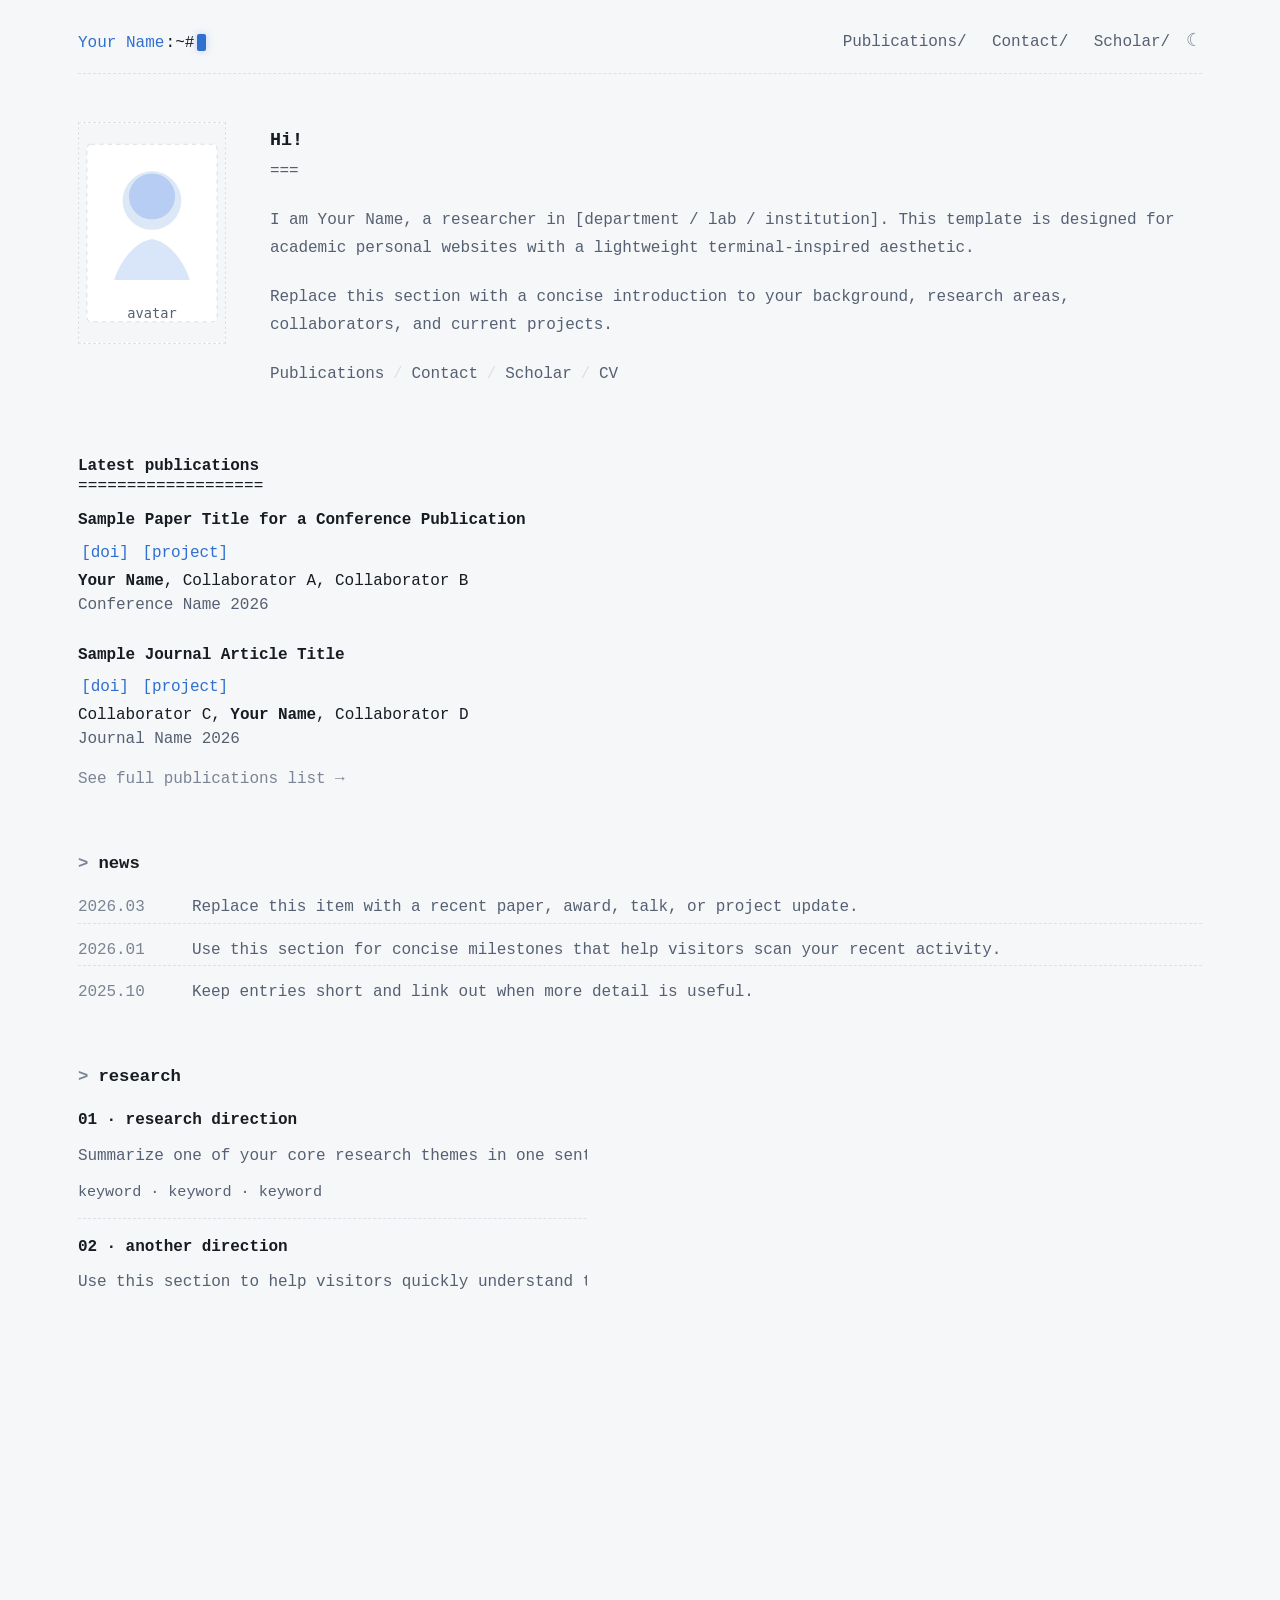
<file: index.html>
<!DOCTYPE html>
<html lang="en">
<head>
  <meta charset="UTF-8" />
  <title>Your Name</title>
  <meta name="viewport" content="width=device-width, initial-scale=1.0" />
  <meta name="description" content="Your Name is a researcher working across academic projects, publications, and collaborations." />
  <meta name="color-scheme" content="light dark" />
  <meta property="og:title" content="Your Name" />
  <meta property="og:description" content="Academic homepage template for researchers, students, and labs." />
  <meta property="og:image" content="my-academic-site/images/avatar-photo.svg" />
  <meta property="og:url" content="https://example.com/" />
  <meta property="og:type" content="website" />
  <meta name="twitter:card" content="summary" />
  <link rel="icon" type="image/svg+xml" href="data:image/svg+xml,%3Csvg xmlns='http://www.w3.org/2000/svg' viewBox='0 0 64 64'%3E%3Crect width='64' height='64' fill='%23161b22'/%3E%3Ctext x='50%25' y='54%25' dominant-baseline='middle' text-anchor='middle' font-family='monospace' font-size='24' fill='%23f6f7f9'%3EYN%3C/text%3E%3C/svg%3E" />
  <link rel="canonical" href="https://example.com/" />
  <link rel="stylesheet" href="styles.css" />
</head>
<body>
  <div class="container">
    <nav class="site-nav" aria-label="Primary">
      <div class="site-brand" aria-label="site mark"><span class="site-mark"><a class="site-mark-link" href="index.html">Your Name</a><span class="site-mark-prompt">:~#</span></span></div>
      <div class="nav-links">
        <a href="publications.html">Publications/</a>
        <a href="contact.html">Contact/</a>
        <a href="https://scholar.google.com/" target="_blank" rel="noopener noreferrer">Scholar/</a>
      </div>
      <button id="theme-switcher" type="button" aria-label="Toggle dark mode">☾</button>
    </nav>

    <header class="hero" id="top">
      <div class="hero-media">
        <div class="profile-container" id="profileBox">
          <img class="profile-image default" loading="lazy" src="my-academic-site/images/avatar-illustration.svg" alt="Illustrated profile placeholder">
          <img class="profile-image hover" loading="lazy" src="my-academic-site/images/avatar-photo.svg" alt="Profile placeholder">
        </div>
      </div>

      <div class="hero-copy hero-intro">
        <h2 class="intro-title">Hi!</h2>
        <p class="intro-rule">===</p>
        <p>
          I am Your Name, a researcher in [department / lab / institution]. This template is designed for academic personal websites with a lightweight terminal-inspired aesthetic.
        </p>
        <p>
          Replace this section with a concise introduction to your background, research areas, collaborators, and current projects.
        </p>
        <p class="hero-links">
          <a href="publications.html">Publications</a>
          <span>/</span>
          <a href="contact.html">Contact</a>
          <span>/</span>
          <a href="https://scholar.google.com/" target="_blank" rel="noopener noreferrer">Scholar</a>
          <span>/</span>
          <a href="https://example.com/cv.pdf" target="_blank" rel="noopener noreferrer">CV</a>
        </p>
      </div>
    </header>

    <main class="main-content">
      <section class="content-section latest-publications" id="publications">
        <div class="latest-heading">
          <h2>Latest publications</h2>
          <p class="latest-heading-rule">===================</p>
        </div>
        <ol class="publication-list selected-list">
          <li class="publication-item">
            <div class="pub-body">
              <div class="pub-title-line">
                <span class="pub-title">Sample Paper Title for a Conference Publication</span>
                <span class="pub-links inline-links">
                  <a href="https://doi.org/10.0000/example-doi-1" target="_blank" rel="noopener noreferrer">[doi]</a>
                  <a href="https://example.com/project-1" target="_blank" rel="noopener noreferrer">[project]</a>
                </span>
              </div>
              <div class="pub-authors-line"><strong>Your Name</strong>, Collaborator A, Collaborator B</div>
              <div class="pub-venue-line">Conference Name 2026</div>
            </div>
          </li>
          <li class="publication-item">
            <div class="pub-body">
              <div class="pub-title-line">
                <span class="pub-title">Sample Journal Article Title</span>
                <span class="pub-links inline-links">
                  <a href="https://doi.org/10.0000/example-doi-2" target="_blank" rel="noopener noreferrer">[doi]</a>
                  <a href="https://example.com/project-2" target="_blank" rel="noopener noreferrer">[project]</a>
                </span>
              </div>
              <div class="pub-authors-line">Collaborator C, <strong>Your Name</strong>, Collaborator D</div>
              <div class="pub-venue-line">Journal Name 2026</div>
            </div>
          </li>
        </ol>
        <p class="latest-publications-more"><a href="publications.html">See full publications list →</a></p>
      </section>

      <section class="content-section" id="news">
        <h2>news</h2>
        <ul class="news-list">
          <li class="news-item"><span class="news-date">2026.03</span><span class="news-text">Replace this item with a recent paper, award, talk, or project update.</span></li>
          <li class="news-item"><span class="news-date">2026.01</span><span class="news-text">Use this section for concise milestones that help visitors scan your recent activity.</span></li>
          <li class="news-item"><span class="news-date">2025.10</span><span class="news-text">Keep entries short and link out when more detail is useful.</span></li>
        </ul>
      </section>

      <section class="content-section" id="research">
        <h2>research</h2>
        <div class="stack-list">
          <article class="stack-item">
            <div>
              <h3>01 · research direction</h3>
              <p>Summarize one of your core research themes in one sentence, focusing on problems, methods, or systems.</p>
            </div>
            <p class="stack-tags">keyword · keyword · keyword</p>
          </article>
          <article class="stack-item">
            <div>
              <h3>02 · another direction</h3>
              <p>Use this section to help visitors quickly understand the themes that connect your projects and publications.</p>
            </div>
            <p class="stack-tags">keyword · keyword · keyword</p>
          </article>
        </div>
      </section>

      <section class="content-section" id="education">
        <h2>education</h2>
        <div class="detail-list">
          <article class="detail-item">
            <div class="detail-main">
              <div class="logo-row">
                <img class="entry-logo" src="my-academic-site/images/institution-a.svg" alt="Institution placeholder logo" loading="lazy">
                <div>
                  <h3>Institution Name</h3>
                  <p>Degree, department, or program name.</p>
                </div>
              </div>
            </div>
            <div class="detail-side">2022–2026</div>
          </article>
          <article class="detail-item">
            <div class="detail-main">
              <div class="logo-row">
                <div class="logo-stack">
                  <img class="entry-logo" src="my-academic-site/images/institution-b.svg" alt="Institution placeholder logo" loading="lazy">
                  <img class="entry-logo" src="my-academic-site/images/lab.svg" alt="Lab placeholder logo" loading="lazy">
                </div>
                <div>
                  <h3>Joint Program / Research Center</h3>
                  <p>Add a second education entry, exchange program, or research training program if needed.</p>
                </div>
              </div>
            </div>
            <div class="detail-side">2024–present</div>
          </article>
        </div>
      </section>

      <section class="content-section" id="experience">
        <h2>experience</h2>
        <div class="detail-list">
          <article class="detail-item">
            <div class="detail-main">
              <div class="logo-row">
                <img class="entry-logo" src="my-academic-site/images/lab.svg" alt="Lab placeholder logo" loading="lazy">
                <div>
                  <h3>Research Role · Lab / Group / Institution</h3>
                  <p>Summarize what you worked on and what technical area this role focused on.</p>
                </div>
              </div>
            </div>
            <div class="detail-side">2025–present</div>
          </article>
        </div>
      </section>

      <section class="content-section" id="service">
        <h2>service</h2>
        <ul class="plain-list">
          <li>Add conference reviewing, mentoring, teaching, or volunteer service here.</li>
          <li>Keep entries concise and easy to scan.</li>
        </ul>
      </section>

      <section class="content-section" id="awards">
        <h2>awards</h2>
        <div class="award-group">
          <h3>selected honors</h3>
          <ul class="award-list">
            <li><span class="award-name">Sample Fellowship or Scholarship</span><span class="award-year">2026</span></li>
            <li><span class="award-name">Sample Competition Award</span><span class="award-year">2025</span></li>
            <li><span class="award-name">Sample Institutional Award</span><span class="award-year">2024</span></li>
          </ul>
        </div>
      </section>
    </main>

    <footer class="site-footer">
      <h2>optional</h2>
      <ul class="plain-list">
        <li>Replace this footer block with a visitor map, newsletter, lab links, or additional notes if you want.</li>
      </ul>
      <p class="footer-meta">© Your Name · Last updated <time id="lastUpdated" datetime="">—</time></p>
      <p class="footer-credit">Inspired by the visual style of <a href="https://github.com/mrmierzejewski/hugo-theme-console/" target="_blank" rel="noopener noreferrer">hugo-theme-console</a>.</p>
    </footer>
  </div>

  <script src="scripts.js"></script>
</body>
</html>
</file>
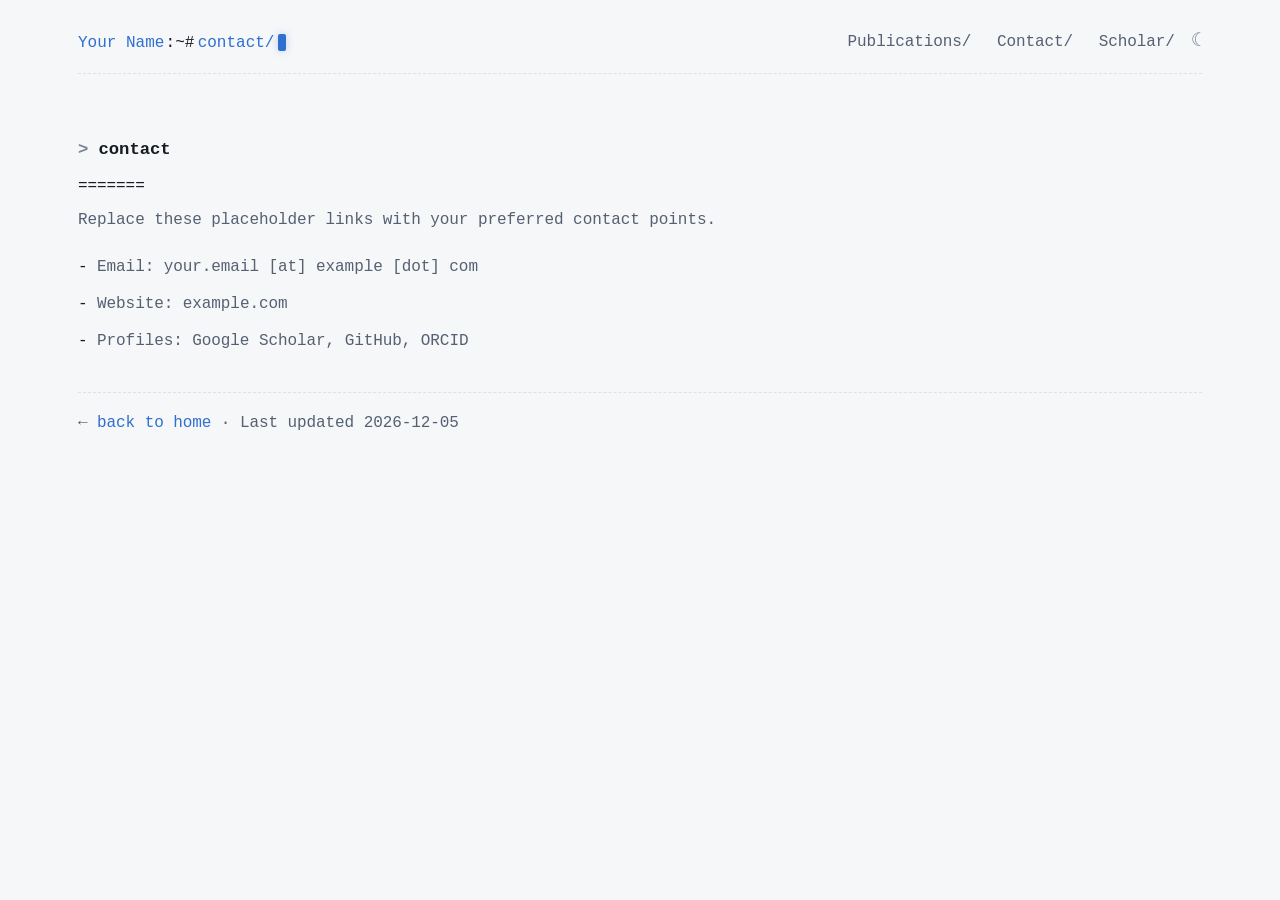
<file: contact.html>
<!DOCTYPE html>
<html lang="en">
<head>
  <meta charset="UTF-8" />
  <title>Contact · Your Name</title>
  <meta name="viewport" content="width=device-width, initial-scale=1.0" />
  <meta name="description" content="Contact information for Your Name." />
  <meta name="color-scheme" content="light dark" />
  <link rel="stylesheet" href="styles.css" />
</head>
<body>
  <div class="container">
    <nav class="site-nav" aria-label="Primary">
      <div class="site-brand" aria-label="site mark"><span class="site-mark"><a class="site-mark-link" href="index.html">Your Name</a><span class="site-mark-prompt">:~#</span></span><span class="site-path">contact/</span></div>
      <div class="nav-links">
        <a href="publications.html">Publications/</a>
        <a class="nav-active" href="contact.html">Contact/</a>
        <a href="https://scholar.google.com/" target="_blank" rel="noopener noreferrer">Scholar/</a>
      </div>
      <button id="theme-switcher" type="button" aria-label="Toggle dark mode">☾</button>
    </nav>

    <main class="main-content">
      <section class="content-section contact-page" id="contact">
        <h2>Contact</h2>
        <p class="intro-rule">=======</p>
        <p class="contact-lead">Replace these placeholder links with your preferred contact points.</p>
        <ul class="contact-block">
          <li>Email: <a href="mailto:your.email@example.com">your.email [at] example [dot] com</a></li>
          <li>Website: <a href="https://example.com" target="_blank" rel="noopener noreferrer">example.com</a></li>
          <li>Profiles: <a href="https://scholar.google.com/" target="_blank" rel="noopener noreferrer">Google Scholar</a>, <a href="https://github.com/" target="_blank" rel="noopener noreferrer">GitHub</a>, <a href="https://orcid.org/" target="_blank" rel="noopener noreferrer">ORCID</a></li>
        </ul>
      </section>
    </main>

    <footer class="site-footer compact-footer">
      <p class="footer-meta">← <a href="index.html">back to home</a> · Last updated <time id="lastUpdated" datetime="">—</time></p>
    </footer>
  </div>

  <script src="scripts.js"></script>
</body>
</html>
</file>
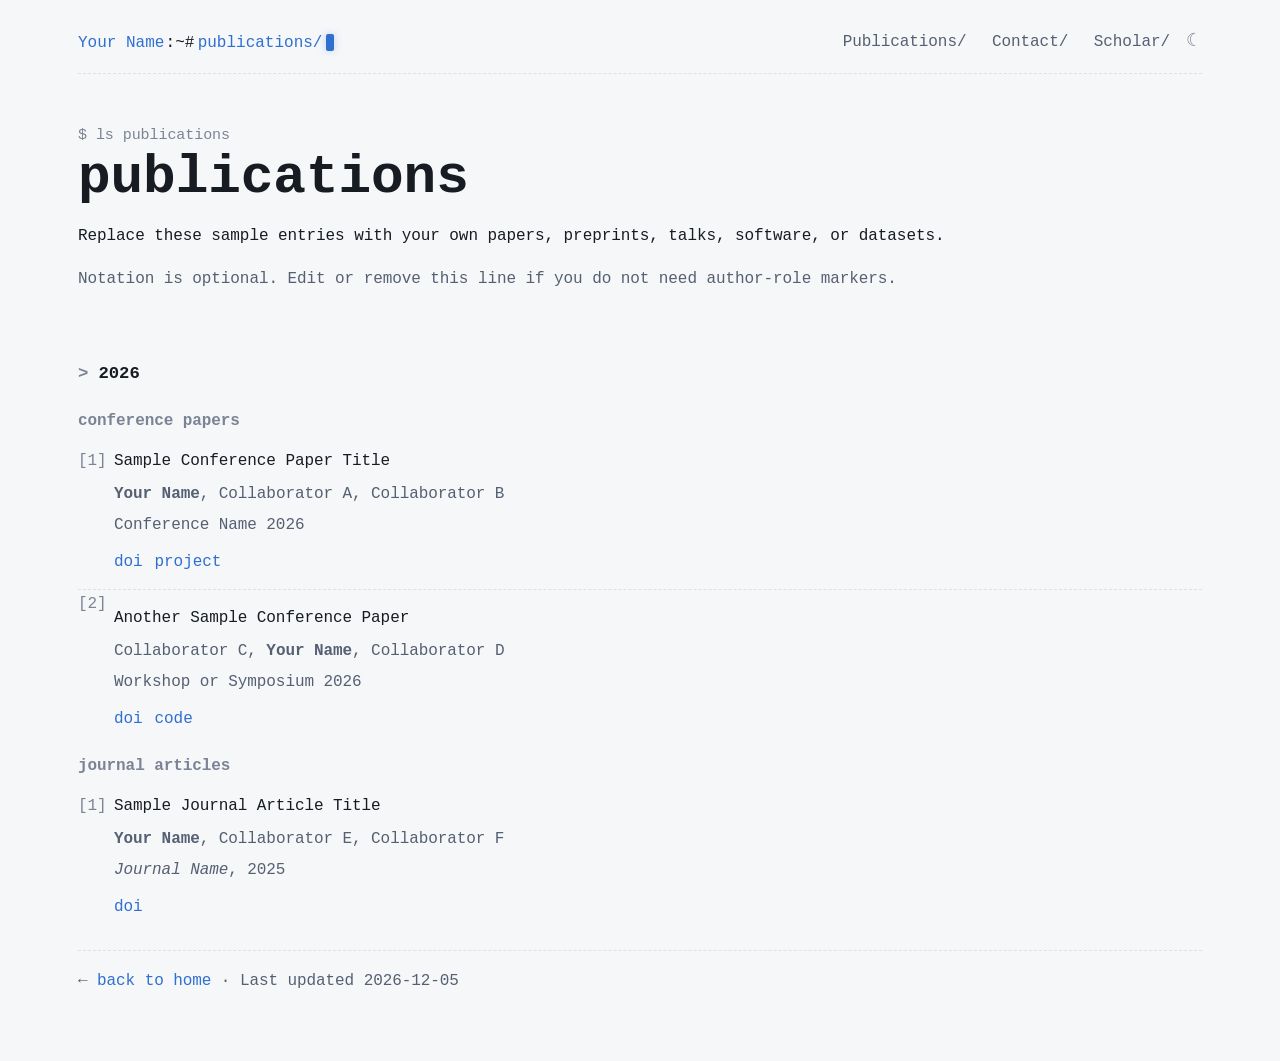
<file: publications.html>
<!DOCTYPE html>
<html lang="en">
<head>
  <meta charset="UTF-8" />
  <title>Publications · Your Name</title>
  <meta name="viewport" content="width=device-width, initial-scale=1.0" />
  <meta name="description" content="Publications by Your Name." />
  <meta name="color-scheme" content="light dark" />
  <link rel="stylesheet" href="styles.css" />
</head>
<body>
  <div class="container">
    <nav class="site-nav" aria-label="Primary">
      <div class="site-brand" aria-label="site mark"><span class="site-mark"><a class="site-mark-link" href="index.html">Your Name</a><span class="site-mark-prompt">:~#</span></span><span class="site-path">publications/</span></div>
      <div class="nav-links">
        <a class="nav-active" href="publications.html">Publications/</a>
        <a href="contact.html">Contact/</a>
        <a href="https://scholar.google.com/" target="_blank" rel="noopener noreferrer">Scholar/</a>
      </div>
      <button id="theme-switcher" type="button" aria-label="Toggle dark mode">☾</button>
    </nav>

    <header class="page-header">
      <p class="prompt-line">$ ls publications</p>
      <h1>publications</h1>
      <p class="page-summary">Replace these sample entries with your own papers, preprints, talks, software, or datasets.</p>
      <p class="page-note">Notation is optional. Edit or remove this line if you do not need author-role markers.</p>
    </header>

    <main class="main-content">
      <section class="content-section" id="selected-year">
        <h2>2026</h2>
        <h3 class="group-title">conference papers</h3>
        <ol class="publication-list full-list">
          <li class="publication-item">
            <div class="pub-body">
              <div class="pub-title">Sample Conference Paper Title</div>
              <div class="pub-meta"><strong>Your Name</strong>, Collaborator A, Collaborator B</div>
              <div class="pub-venue">Conference Name 2026</div>
              <div class="pub-links">
                <a href="https://doi.org/10.0000/example-doi-1" target="_blank" rel="noopener noreferrer">doi</a>
                <a href="https://example.com/project-1" target="_blank" rel="noopener noreferrer">project</a>
              </div>
            </div>
          </li>
          <li class="publication-item">
            <div class="pub-body">
              <div class="pub-title">Another Sample Conference Paper</div>
              <div class="pub-meta">Collaborator C, <strong>Your Name</strong>, Collaborator D</div>
              <div class="pub-venue">Workshop or Symposium 2026</div>
              <div class="pub-links">
                <a href="https://doi.org/10.0000/example-doi-2" target="_blank" rel="noopener noreferrer">doi</a>
                <a href="https://example.com/code" target="_blank" rel="noopener noreferrer">code</a>
              </div>
            </div>
          </li>
        </ol>

        <h3 class="group-title">journal articles</h3>
        <ol class="publication-list full-list">
          <li class="publication-item">
            <div class="pub-body">
              <div class="pub-title">Sample Journal Article Title</div>
              <div class="pub-meta"><strong>Your Name</strong>, Collaborator E, Collaborator F</div>
              <div class="pub-venue"><em>Journal Name</em>, 2025</div>
              <div class="pub-links">
                <a href="https://doi.org/10.0000/example-doi-3" target="_blank" rel="noopener noreferrer">doi</a>
              </div>
            </div>
          </li>
        </ol>
      </section>
    </main>

    <footer class="site-footer compact-footer">
      <p class="footer-meta">← <a href="index.html">back to home</a> · Last updated <time id="lastUpdated" datetime="">—</time></p>
    </footer>
  </div>

  <script src="scripts.js"></script>
</body>
</html>
</file>
<file: styles.css>
:root {
  --bg: #f6f7f9;
  --surface: #ffffff;
  --surface-soft: #f4f6f8;
  --text: #171b22;
  --text-soft: #556072;
  --text-faint: #7b8494;
  --line: #dbe1e8;
  --accent: #2f6fcf;
  --accent-soft: rgba(47, 111, 207, 0.08);
  --shadow: none;
  --font-mono: "JetBrains Mono", "IBM Plex Mono", "SFMono-Regular", Menlo, Consolas, "Liberation Mono", monospace;
  --content-width: 1180px;
}

* {
  box-sizing: border-box;
}

html {
  scroll-behavior: smooth;
}

body {
  margin: 0;
  background: var(--bg);
  color: var(--text);
  font-family: var(--font-mono);
  line-height: 1.82;
  letter-spacing: -0.005em;
  -webkit-font-smoothing: antialiased;
  -moz-osx-font-smoothing: grayscale;
}

@keyframes page-pop-in {
  0% {
    opacity: 0;
    transform: translateY(10px) scale(0.985);
  }

  100% {
    opacity: 1;
    transform: translateY(0) scale(1);
  }
}

html.theme-transition body,
html.theme-transition body *,
html.theme-transition body *::before,
html.theme-transition body *::after {
  transition: background-color 0.25s ease, color 0.25s ease, border-color 0.25s ease, opacity 0.25s ease;
}

img {
  max-width: 100%;
  height: auto;
}

button,
a {
  font: inherit;
}

a {
  color: var(--accent);
  text-decoration: none;
}

a:hover {
  text-decoration: underline;
}

.container {
  width: min(100%, var(--content-width));
  margin: 0 auto;
  padding: 28px 28px 64px;
}

.site-nav {
  display: flex;
  align-items: center;
  justify-content: space-between;
  gap: 16px;
  padding: 0 0 16px;
  margin-bottom: 48px;
  border-bottom: 1px dashed var(--line);
}

.site-brand {
  color: var(--text);
  font-weight: 500;
  text-transform: none;
  margin-right: auto;
  display: inline-flex;
  align-items: center;
  gap: 0.22ch;
  letter-spacing: 0;
  line-height: 1;
  white-space: nowrap;
}

.site-mark {
  display: inline-flex;
  align-items: center;
  gap: 0.12ch;
}

.site-mark-link,
.site-path {
  color: var(--accent);
}

.site-mark-link {
  text-decoration: none;
}

.site-mark-link:hover {
  text-decoration: none;
}

.site-mark-prompt {
  color: var(--text);
}

.site-path {
  margin-left: 0.12ch;
}

.site-brand::after {
  content: "";
  display: inline-block;
  flex: 0 0 auto;
  width: 0.88ch;
  height: 1.02em;
  margin-left: 0.1ch;
  align-self: center;
  background: var(--accent);
  border-radius: 2px;
  box-shadow: 0 0 0.55rem color-mix(in srgb, var(--accent) 28%, transparent);
  animation: hero-cursor-fade 1.6s ease-in-out infinite;
}

.nav-links {
  display: inline-flex;
  align-items: center;
  gap: 1.6rem;
  color: var(--text-soft);
  margin-left: auto;
}

.nav-links a {
  color: inherit;
  font-weight: 500;
  white-space: nowrap;
}

.nav-links a.nav-active,
.nav-links a:hover {
  color: var(--text-soft);
  text-decoration: none;
}

#theme-switcher {
  border: 0;
  background: transparent;
  color: var(--text-faint);
  padding: 0;
  cursor: pointer;
  font-size: 1.15rem;
  line-height: 1;
}

#theme-switcher:hover {
  background: transparent;
  color: var(--text-soft);
}

.hero,
.page-header,
.content-section,
.site-footer {
  opacity: 0;
  animation: page-pop-in 0.5s cubic-bezier(0.2, 0.8, 0.2, 1) forwards;
}

.hero,
.page-header {
  margin-bottom: 52px;
}

.hero {
  animation-delay: 0.04s;
  display: grid;
  grid-template-columns: 148px minmax(0, 1fr);
  gap: 44px;
  align-items: start;
}

.hero-media {
  display: flex;
  flex-direction: column;
  align-items: flex-start;
}

.content-section:nth-of-type(1) {
  animation-delay: 0.08s;
}

.content-section:nth-of-type(2) {
  animation-delay: 0.12s;
}

.content-section:nth-of-type(3) {
  animation-delay: 0.16s;
}

.content-section:nth-of-type(4) {
  animation-delay: 0.2s;
}

.content-section:nth-of-type(5) {
  animation-delay: 0.24s;
}

.content-section:nth-of-type(6) {
  animation-delay: 0.28s;
}

.content-section:nth-of-type(7) {
  animation-delay: 0.32s;
}

.content-section:nth-of-type(8) {
  animation-delay: 0.36s;
}

.site-footer {
  animation-delay: 0.4s;
}

@media (prefers-reduced-motion: reduce) {
  .hero,
  .page-header,
  .content-section,
  .site-footer {
    opacity: 1;
    animation: none;
  }

  .site-brand::after {
    animation: none;
    opacity: 0.82;
  }
}

.prompt-line {
  margin: 8px 0 0;
  color: var(--text-faint);
  font-size: 0.94rem;
}

h1 {
  margin: 0 0 14px;
  font-size: clamp(2.6rem, 5.8vw, 3.4rem);
  line-height: 1.08;
  font-weight: 700;
}

.intro-title {
  margin: 0;
  font-size: 1.15rem;
  font-weight: 700;
  text-transform: none;
}

.intro-title::before {
  content: none;
}

.intro-rule {
  margin: -2px 0 12px;
  color: var(--text);
  line-height: 1;
}

@keyframes hero-cursor-fade {
  0%, 18% {
    opacity: 0;
  }

  50% {
    opacity: 0.92;
  }

  100% {
    opacity: 0;
  }
}

.page-summary {
  margin: 0 0 14px;
  color: var(--text);
  text-wrap: pretty;
}

.hero-copy {
  max-width: none;
}

.hero-intro {
  padding-top: 2px;
  max-width: none;
}

.hero-intro p {
  margin: 0 0 20px;
  color: var(--text-soft);
  line-height: 1.78;
  text-align: left;
  text-justify: auto;
  hyphens: none;
}

.hero-intro p:last-child {
  margin-bottom: 0;
}

.intro-highlight {
  color: var(--text) !important;
}

.page-note,
.section-intro,
.pub-meta,
.pub-venue,
.news-text,
.stack-item p,
.detail-item p,
.footer-meta,
.visitor-map-fallback,
.plain-list,
.award-list,
.stack-tags {
  color: var(--text-soft);
}

.page-note,
.page-summary {
  max-width: none;
}

.hero-links {
  display: flex;
  flex-wrap: wrap;
  gap: 0.3rem 0.55rem;
  align-items: center;
  color: var(--text-faint);
}

.hero-links a {
  color: var(--text-soft);
}

.hero-links span {
  color: var(--line);
}


.contact-list li::after {
  content: " /";
  color: var(--line);
  margin-left: 8px;
}

.contact-list li:last-child::after {
  content: "";
  margin-left: 0;
}

.contact-list a {
  display: inline-block;
  padding: 2px 0;
}

.jump-line {
  margin-top: 10px;
  color: var(--text-faint);
}


.profile-container {
  position: relative;
  width: 148px;
  aspect-ratio: 2 / 3;
  border: 1px dashed var(--line);
  overflow: hidden;
  background: var(--surface);
}

.profile-image {
  position: absolute;
  inset: 0;
  width: 100%;
  height: 100%;
  object-fit: cover;
  transition: opacity 0.25s ease;
}

.profile-image.default {
  opacity: 1;
}

.profile-image.hover {
  opacity: 0;
}

.profile-container:hover .profile-image.default,
.profile-container.toggled .profile-image.default {
  opacity: 0;
}

.profile-container:hover .profile-image.hover,
.profile-container.toggled .profile-image.hover {
  opacity: 1;
}

.main-content {
  display: flex;
  flex-direction: column;
  gap: 42px;
}

.content-section {
  padding-top: 12px;
  scroll-margin-top: 24px;
}

.content-section > p,
.content-section > .section-intro {
  max-width: none;
  text-align: left;
  text-justify: auto;
  hyphens: none;
}

.section-heading {
  display: flex;
  align-items: baseline;
  justify-content: space-between;
  gap: 16px;
}

.section-link {
  white-space: nowrap;
  font-size: 0.92rem;
  color: var(--text-faint);
}

h2 {
  margin: 0 0 14px;
  font-size: 1.08rem;
  font-weight: 700;
  text-transform: lowercase;
}

h2::before {
  content: "> ";
  color: var(--text-faint);
}

h3 {
  margin: 0 0 6px;
  font-size: 1rem;
  font-weight: 700;
}

.group-title {
  margin: 18px 0 10px;
  color: var(--text-faint);
  text-transform: lowercase;
}

p {
  margin: 0;
}

.publication-list,
.news-list,
.plain-list,
.award-list {
  margin: 0;
  padding: 0;
}

.publication-list {
  list-style: none;
  display: flex;
  flex-direction: column;
  gap: 12px;
  counter-reset: publication;
}

.latest-publications {
  animation-delay: 0.14s;
}

.latest-publications h2::before {
  content: none;
}

.latest-heading {
  margin-bottom: 14px;
}

.latest-heading h2 {
  margin-bottom: 0;
  font-size: 1rem;
  font-weight: 700;
  text-transform: none;
}

.latest-heading-rule {
  margin-top: -3px;
  color: var(--text);
  line-height: 1.02;
  letter-spacing: 0.01em;
}

.selected-list {
  gap: 26px;
}

.selected-list .publication-item,
.selected-list .publication-item:first-child {
  position: static;
  padding-left: 0;
  padding-top: 0;
  border-top: 0;
}

.selected-list .publication-item::before {
  content: none;
}

.pub-title-line {
  display: block;
  line-height: 1.55;
}

.selected-list .pub-title {
  font-weight: 700;
  color: var(--text);
}

.inline-links {
  display: inline;
  margin-left: 0.18ch;
}

.inline-links .inline-link,
.inline-links a {
  margin-left: 0.16ch;
  color: #4e8fe8;
}

.pub-authors-line {
  margin-top: 3px;
  color: var(--text);
  line-height: 1.5;
}

.pub-venue-line {
  margin-top: 2px;
  color: var(--text-soft);
  line-height: 1.35;
}

.latest-publications-more {
  margin-top: 14px;
  color: var(--text-faint);
}

.latest-publications-more a {
  color: var(--text-faint);
}

.full-list .publication-item {
  position: relative;
  padding-left: 36px;
}

.full-list .publication-item::before {
  counter-increment: publication;
  content: "[" counter(publication) "]";
  position: absolute;
  left: 0;
  top: 0;
  color: var(--text-faint);
}

.publication-item {
  border-top: 1px dashed var(--line);
  padding-top: 14px;
}

.publication-item:first-child {
  padding-top: 0;
  border-top: 0;
}

.pub-title {
  color: var(--text);
  margin-bottom: 4px;
}

.pub-venue {
  margin-top: 2px;
}

.pub-links {
  display: flex;
  flex-wrap: wrap;
  gap: 8px 12px;
  margin-top: 8px;
}

.pub-links a,
.inline-link {
  color: var(--accent);
  background: transparent;
  border: 0;
  padding: 0;
  cursor: pointer;
}

.inline-link:hover,
.pub-links a:hover {
  text-decoration: underline;
}

.contact-lead {
  margin: 0 0 18px;
  color: var(--text-soft);
}

.contact-block {
  list-style: none;
  margin: 0;
  padding: 0;
}

.contact-block li {
  margin: 0 0 8px;
  color: var(--text-soft);
}

.contact-block a {
  color: inherit;
}

.contact-block a:hover {
  color: var(--text);
}

.contact-block li::before {
  content: "- ";
  color: var(--text);
}

.news-item {
  display: grid;
  grid-template-columns: 96px minmax(0, 1fr);
  gap: 18px;
  border-top: 1px dashed var(--line);
  padding-top: 12px;
}

.news-item:first-child {
  border-top: 0;
  padding-top: 0;
}

.news-date,
.detail-side,
.award-year {
  color: var(--text-faint);
  white-space: nowrap;
}

.stack-list,
.detail-list {
  display: flex;
  flex-direction: column;
  gap: 12px;
}

.stack-item,
.detail-item {
  border-top: 1px dashed var(--line);
  padding-top: 14px;
}

.stack-item:first-child,
.detail-item:first-child {
  border-top: 0;
  padding-top: 0;
}

.stack-tags {
  margin-top: 8px;
  font-size: 0.95rem;
}

.detail-item {
  display: grid;
  grid-template-columns: minmax(0, 1fr) auto;
  gap: 16px;
}

.logo-row {
  display: flex;
  align-items: flex-start;
  gap: 12px;
}

.logo-stack {
  display: flex;
  flex-direction: column;
  gap: 8px;
  flex-shrink: 0;
}

.entry-logo {
  width: 56px;
  height: 56px;
  object-fit: contain;
  border: none;
  background: transparent;
  padding: 0;
  flex-shrink: 0;
}

.entry-logo-wide {
  width: 56px;
}

.entry-logo-sjtu {
  width: 76px;
  height: 76px;
  padding: 0;
  object-fit: contain;
  object-position: center;
}

.plain-list {
  list-style: none;
  display: flex;
  flex-direction: column;
  gap: 8px;
}

.plain-list li,
.award-list li {
  border-top: 1px dashed var(--line);
  padding-top: 10px;
}

.plain-list li:first-child,
.award-list li:first-child {
  border-top: 0;
  padding-top: 0;
}

.award-group {
  display: flex;
  flex-direction: column;
  gap: 10px;
}

.award-list {
  list-style: none;
  display: flex;
  flex-direction: column;
  gap: 10px;
}

.award-list li {
  display: grid;
  grid-template-columns: minmax(0, 1fr) auto;
  gap: 12px;
}

.meta-badge {
  display: inline-block;
  margin-left: 8px;
  color: var(--text);
  border: 1px dashed var(--line);
  padding: 0 6px;
  font-size: 0.85rem;
}

.site-footer {
  margin-top: 40px;
  padding-top: 16px;
  border-top: 1px dashed var(--line);
}

.compact-footer {
  margin-top: 28px;
}

.footer-credit {
  margin-top: 6px;
  color: var(--text-faint);
  font-size: 0.92rem;
}

.footer-credit a {
  color: inherit;
}

.footer-credit a:hover {
  color: var(--text-soft);
}

.visitor-map {
  margin-top: 12px;
}

.visitor-map > div,
.visitor-map iframe,
.visitor-map img {
  width: 100% !important;
  max-width: 100% !important;
}

.visitor-map img,
.visitor-map iframe {
  display: block;
  border: 1px dashed var(--line);
}

.visitor-map-fallback {
  font-size: 0.95rem;
}

.visitor-map-fallback .fallback-help {
  display: none;
  margin-top: 8px;
}

.visitor-map-fallback.show-help .fallback-help {
  display: block;
}

.visitor-map-fallback[data-state="loaded"] {
  display: none;
}

.modal {
  position: fixed;
  inset: 0;
  background: rgba(10, 12, 16, 0.68);
  backdrop-filter: blur(4px);
  -webkit-backdrop-filter: blur(4px);
  opacity: 0;
  visibility: hidden;
  pointer-events: none;
  transition: opacity 0.22s ease, visibility 0.22s ease;
  z-index: 1000;
}

.modal.open {
  opacity: 1;
  visibility: visible;
  pointer-events: auto;
}

.modal-panel {
  position: relative;
  width: min(92vw, 900px);
  margin: 40px auto;
  border: 1px solid color-mix(in srgb, var(--line) 86%, transparent);
  background: color-mix(in srgb, var(--surface) 94%, transparent);
  border-radius: 16px;
  box-shadow: 0 24px 80px rgba(0, 0, 0, 0.18);
  overflow: hidden;
}

.video-panel {
  width: min(96vw, 1280px);
  height: min(88vh, 820px);
  max-width: none;
  background: #000;
  display: flex;
  align-items: center;
  justify-content: center;
}

.video-panel video,
.pdf-panel iframe {
  display: block;
  width: 100%;
}

.video-panel video {
  width: 100%;
  height: 100%;
  object-fit: contain;
  background: #000;
  max-height: none;
}

.pdf-panel {
  height: min(88vh, 920px);
}

.pdf-panel iframe {
  height: 100%;
  border: 0;
}

.close-button {
  position: absolute;
  top: 12px;
  right: 12px;
  width: 38px;
  height: 38px;
  border: 1px solid color-mix(in srgb, var(--line) 80%, transparent);
  background: color-mix(in srgb, var(--surface) 88%, transparent);
  color: var(--text);
  border-radius: 10px;
  cursor: pointer;
  backdrop-filter: blur(6px);
  -webkit-backdrop-filter: blur(6px);
}

.close-button:hover {
  background: color-mix(in srgb, var(--surface-soft) 92%, transparent);
}

body.dark-mode {
  --bg: #11141b;
  --surface: #161b22;
  --surface-soft: #1b212b;
  --text: #e7ebf2;
  --text-soft: #b6c0cf;
  --text-faint: #8e99ad;
  --line: #394354;
  --accent: #86abf4;
  --accent-soft: rgba(134, 171, 244, 0.1);
}

@media (max-width: 760px) {
  .hero {
    grid-template-columns: 96px minmax(0, 1fr);
    gap: 18px;
  }

  .hero-media {
    display: flex;
  }

  .profile-container {
    width: 96px;
  }
}

@media (max-width: 480px) {
  .container {
    padding: 14px 16px 28px;
  }

  .site-nav {
    display: grid;
    grid-template-columns: 1fr auto;
    grid-template-areas:
      "brand brand"
      "links theme";
    align-items: center;
    row-gap: 10px;
    column-gap: 10px;
    margin-bottom: 28px;
  }

  .site-brand {
    grid-area: brand;
    display: inline-flex;
    flex-wrap: nowrap;
    align-items: center;
    width: auto;
    max-width: 100%;
    font-size: 0.92rem;
    overflow: visible;
    scrollbar-width: none;
  }

  .site-brand::-webkit-scrollbar,
  .nav-links::-webkit-scrollbar {
    display: none;
  }

  .site-mark {
    gap: 0.08ch;
  }

  .site-path {
    display: none;
  }

  .site-brand::after {
    width: 0.62ch;
    height: 0.88em;
    margin-left: 0.08ch;
  }

  .nav-links {
    grid-area: links;
    justify-self: start;
    align-self: center;
    width: 100%;
    min-width: 0;
    display: flex;
    flex-wrap: nowrap;
    justify-content: flex-start;
    gap: 0.95rem;
    font-size: 0.88rem;
    line-height: 1.2;
    overflow-x: auto;
    white-space: nowrap;
    margin-left: 0;
    padding-left: 0;
  }

  #theme-switcher {
    grid-area: theme;
    justify-self: end;
    align-self: center;
    font-size: 1rem;
    color: var(--text-soft);
  }

  .hero {
    grid-template-columns: 72px minmax(0, 1fr);
    gap: 12px;
    margin-bottom: 34px;
  }

  .hero-media {
    display: flex;
    align-items: flex-start;
  }

  .profile-container {
    width: 72px;
  }

  .hero-intro {
    padding-top: 0;
  }

  .hero-links {
    gap: 0.2rem 0.45rem;
    font-size: 0.9rem;
    line-height: 1.5;
    margin-bottom: 14px;
  }

  .hero-intro p {
    margin-bottom: 14px;
    line-height: 1.62;
    font-size: 0.98rem;
  }

  .intro-highlight {
    line-height: 1.56;
  }

  .main-content {
    gap: 34px;
  }

  .content-section {
    padding-top: 6px;
  }

  h2 {
    margin-bottom: 10px;
    font-size: 1rem;
  }

  .latest-heading {
    margin-bottom: 10px;
  }

  .latest-heading h2 {
    font-size: 1rem;
  }

  .latest-heading-rule {
    margin-top: -2px;
    line-height: 1;
  }

  .selected-list {
    gap: 18px;
  }

  .pub-title-line {
    display: block;
    line-height: 1.52;
  }

  .selected-list .pub-title,
  .pub-title {
    font-size: 0.98rem;
  }

  .inline-links {
    display: block;
    margin-left: 0;
    margin-top: 4px;
    line-height: 1.45;
  }

  .inline-links .inline-link,
  .inline-links a {
    margin-left: 0;
    margin-right: 0.45rem;
  }

  .pub-authors-line,
  .pub-venue-line {
    line-height: 1.45;
  }

  .news-item {
    gap: 4px;
  }

  .news-date {
    font-size: 0.92rem;
  }

  .detail-item,
  .award-list li,
  .news-item {
    grid-template-columns: 1fr;
  }

  .detail-item p,
  .news-text,
  .stack-item p,
  .content-section > p,
  .content-section > .section-intro,
  .contact-lead,
  .contact-block li {
    text-align: left;
    text-justify: auto;
    hyphens: none;
  }

  .logo-row {
    flex-direction: column;
    align-items: flex-start;
    gap: 8px;
  }

  .logo-stack {
    flex-direction: row;
    gap: 8px;
  }

  .entry-logo,
  .entry-logo-sjtu {
    width: 60px;
    height: 60px;
  }

  .contact-block li {
    line-height: 1.6;
    overflow-wrap: anywhere;
    word-break: break-word;
  }

  .modal-panel {
    width: 95vw;
    margin: 18px auto;
  }

  .video-panel {
    height: min(62vh, 420px);
  }
}
.import-layout {
  gap: 24px;
}

.import-wizard-layout {
  gap: 28px;
}

.import-panel {
  border-top: 1px dashed var(--line);
  padding-top: 14px;
}

.import-step {
  padding: 18px 0 0;
  opacity: 0.72;
}

.import-step.is-active {
  opacity: 1;
}

.import-step-header {
  display: flex;
  gap: 14px;
  align-items: flex-start;
  margin-bottom: 16px;
}

.import-step-kicker {
  min-width: 62px;
  margin: 0;
  color: var(--accent);
}

.import-upload-card {
  border: 1px dashed var(--line);
  padding: 16px;
  background: color-mix(in srgb, var(--surface) 96%, transparent);
}

.import-upload-row,
.import-actions,
.snippet-header {
  display: flex;
  flex-wrap: wrap;
  gap: 12px;
  align-items: center;
}

.import-upload-row-primary {
  align-items: stretch;
}

.import-file-label,
.import-button,
.copy-button {
  border: 1px dashed var(--line);
  background: var(--surface);
  color: var(--text);
  padding: 8px 12px;
  cursor: pointer;
}

.import-primary-button {
  background: color-mix(in srgb, var(--accent) 12%, var(--surface));
  border-color: color-mix(in srgb, var(--accent) 35%, var(--line));
}

.import-file-input {
  max-width: 100%;
}

.import-button:hover,
.copy-button:hover,
.import-file-label:hover {
  background: var(--surface-soft);
}

.subtle-button {
  color: var(--text-soft);
}

.import-status {
  margin-top: 12px;
  color: var(--text-soft);
}

.import-status[data-state="success"] {
  color: var(--accent);
}

.import-status[data-state="error"] {
  color: #c43d3d;
}

.import-status[data-state="warning"] {
  color: #a06a00;
}

.import-details {
  margin-top: 14px;
}

.import-details summary {
  cursor: pointer;
}

.import-advanced-block {
  border-top: 1px dashed var(--line);
  padding-top: 10px;
}

.import-advanced-stack {
  display: flex;
  flex-direction: column;
  gap: 16px;
  margin-top: 14px;
}

.compact-list {
  gap: 6px;
}

.import-grid {
  display: grid;
  gap: 14px;
}

.import-grid.two-columns {
  grid-template-columns: repeat(2, minmax(0, 1fr));
}

.import-grid-compact {
  gap: 12px;
}

.import-field {
  display: flex;
  flex-direction: column;
  gap: 6px;
}

.import-field span {
  color: var(--text-soft);
}

.import-field input,
.import-textarea {
  width: 100%;
  border: 1px dashed var(--line);
  background: var(--surface);
  color: var(--text);
  padding: 10px 12px;
  font: inherit;
  line-height: 1.6;
}

.import-textarea {
  min-height: 140px;
  resize: vertical;
}

.import-textarea-compact {
  min-height: 110px;
}

.import-raw-text {
  min-height: 240px;
}

.import-publications {
  min-height: 220px;
}

.import-export-actions {
  margin-bottom: 18px;
}

.snippet-block {
  display: flex;
  flex-direction: column;
  gap: 10px;
}

.snippet-actions {
  display: inline-flex;
  flex-wrap: wrap;
  gap: 8px;
}

.preview-block {
  display: flex;
  flex-direction: column;
  gap: 10px;
}

.preview-page-shell {
  border: 1px dashed var(--line);
  padding: 18px;
  background: color-mix(in srgb, var(--surface) 96%, transparent);
}

.preview-nav {
  display: flex;
  flex-wrap: wrap;
  justify-content: space-between;
  gap: 12px;
  padding-bottom: 12px;
  margin-bottom: 18px;
  border-bottom: 1px dashed var(--line);
  color: var(--text-soft);
}

.preview-brand {
  display: inline-flex;
  align-items: center;
  gap: 0.2ch;
}

.preview-nav-links {
  color: var(--text-faint);
}

.preview-hero {
  margin-bottom: 24px;
}

.preview-profile-box {
  display: grid;
  place-items: center;
  background: var(--surface-soft);
}

.preview-profile-placeholder {
  color: var(--text-faint);
  font-size: 0.92rem;
}

.preview-page-header {
  margin-bottom: 24px;
}

.preview-main-stack {
  display: flex;
  flex-direction: column;
  gap: 24px;
}

.preview-footer-meta {
  margin-top: 24px;
}


.preview-surface {
  border: 1px dashed var(--line);
  background: var(--surface);
  padding: 18px;
}

.preview-frame {
  display: flex;
  flex-direction: column;
  gap: 18px;
}

.preview-divider {
  border-top: 1px dashed var(--line);
}

@media (max-width: 480px) {
  .import-step-header,
  .import-upload-row,
  .import-actions,
  .snippet-header {
    flex-direction: column;
    align-items: stretch;
  }

  .import-step-kicker {
    min-width: 0;
  }

  .import-grid.two-columns {
    grid-template-columns: 1fr;
  }

  .snippet-header h3 {
    margin-bottom: 8px;
  }
}
</file>
